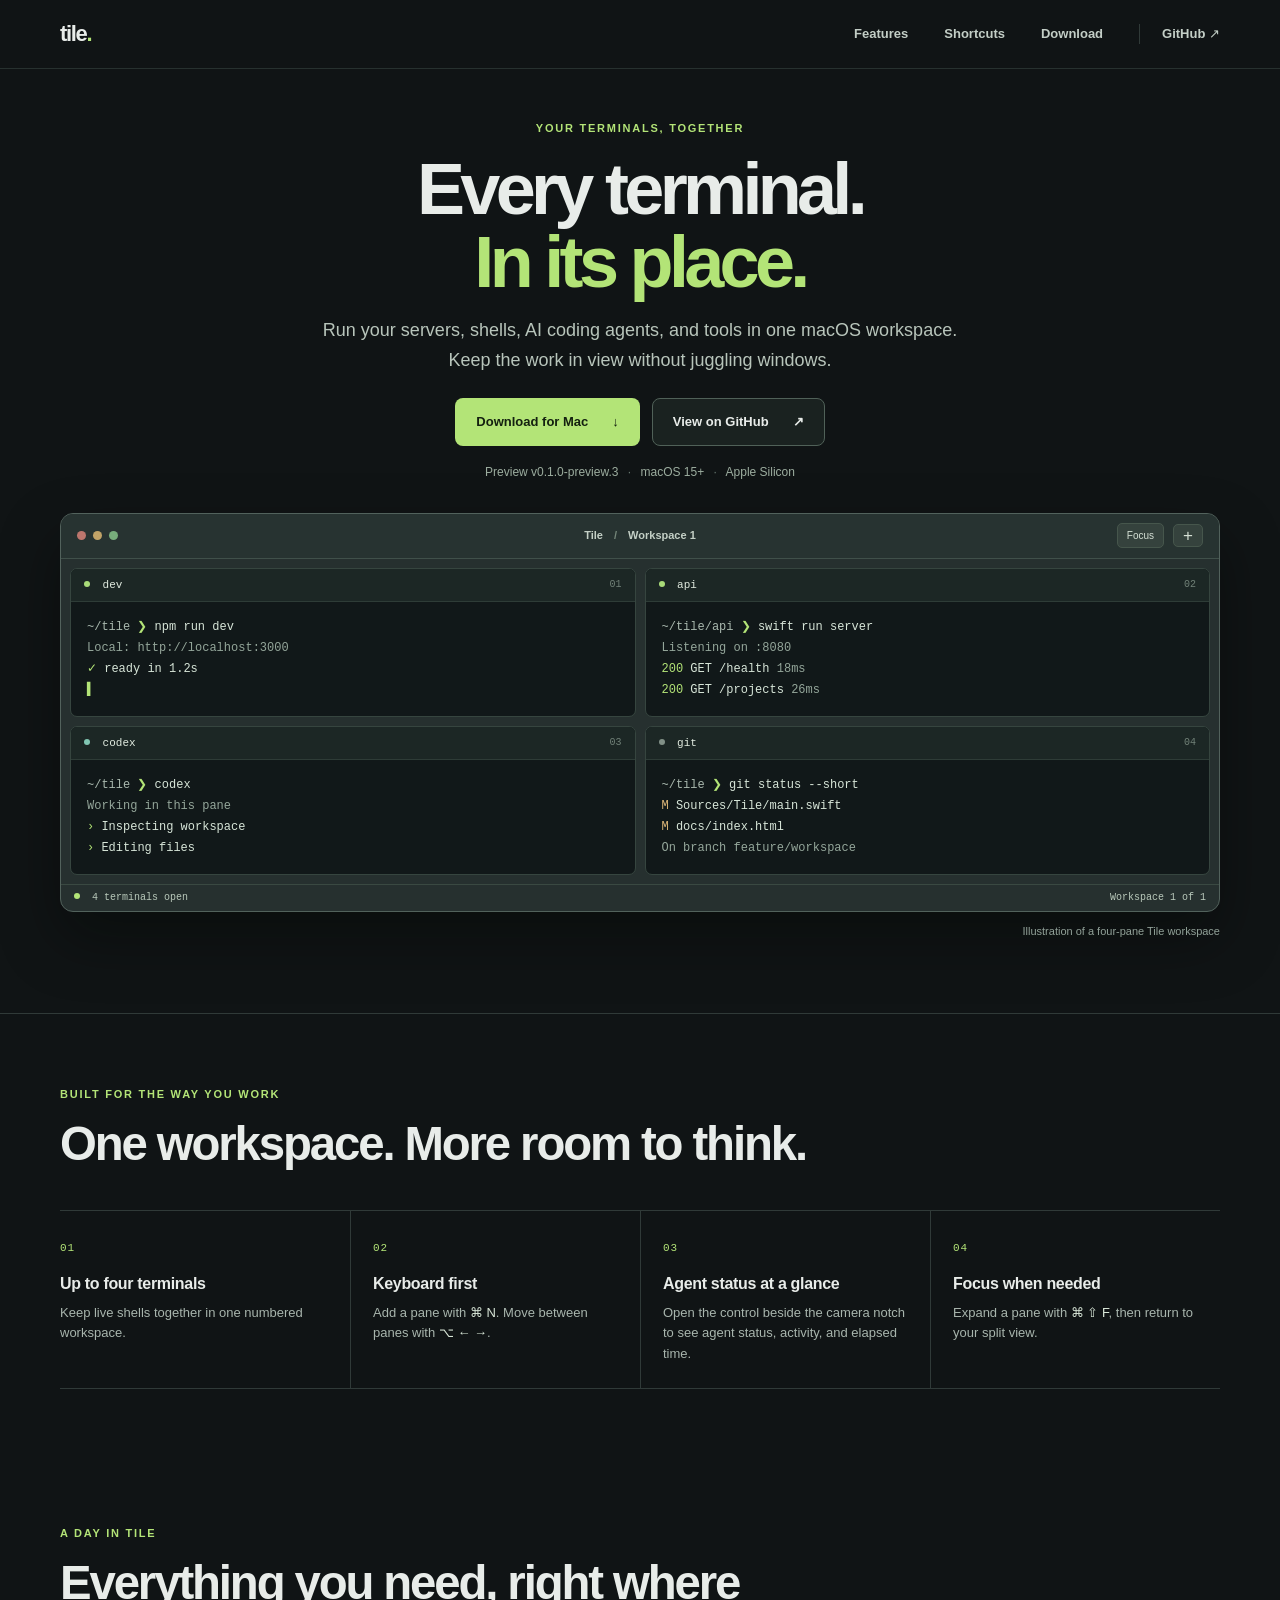
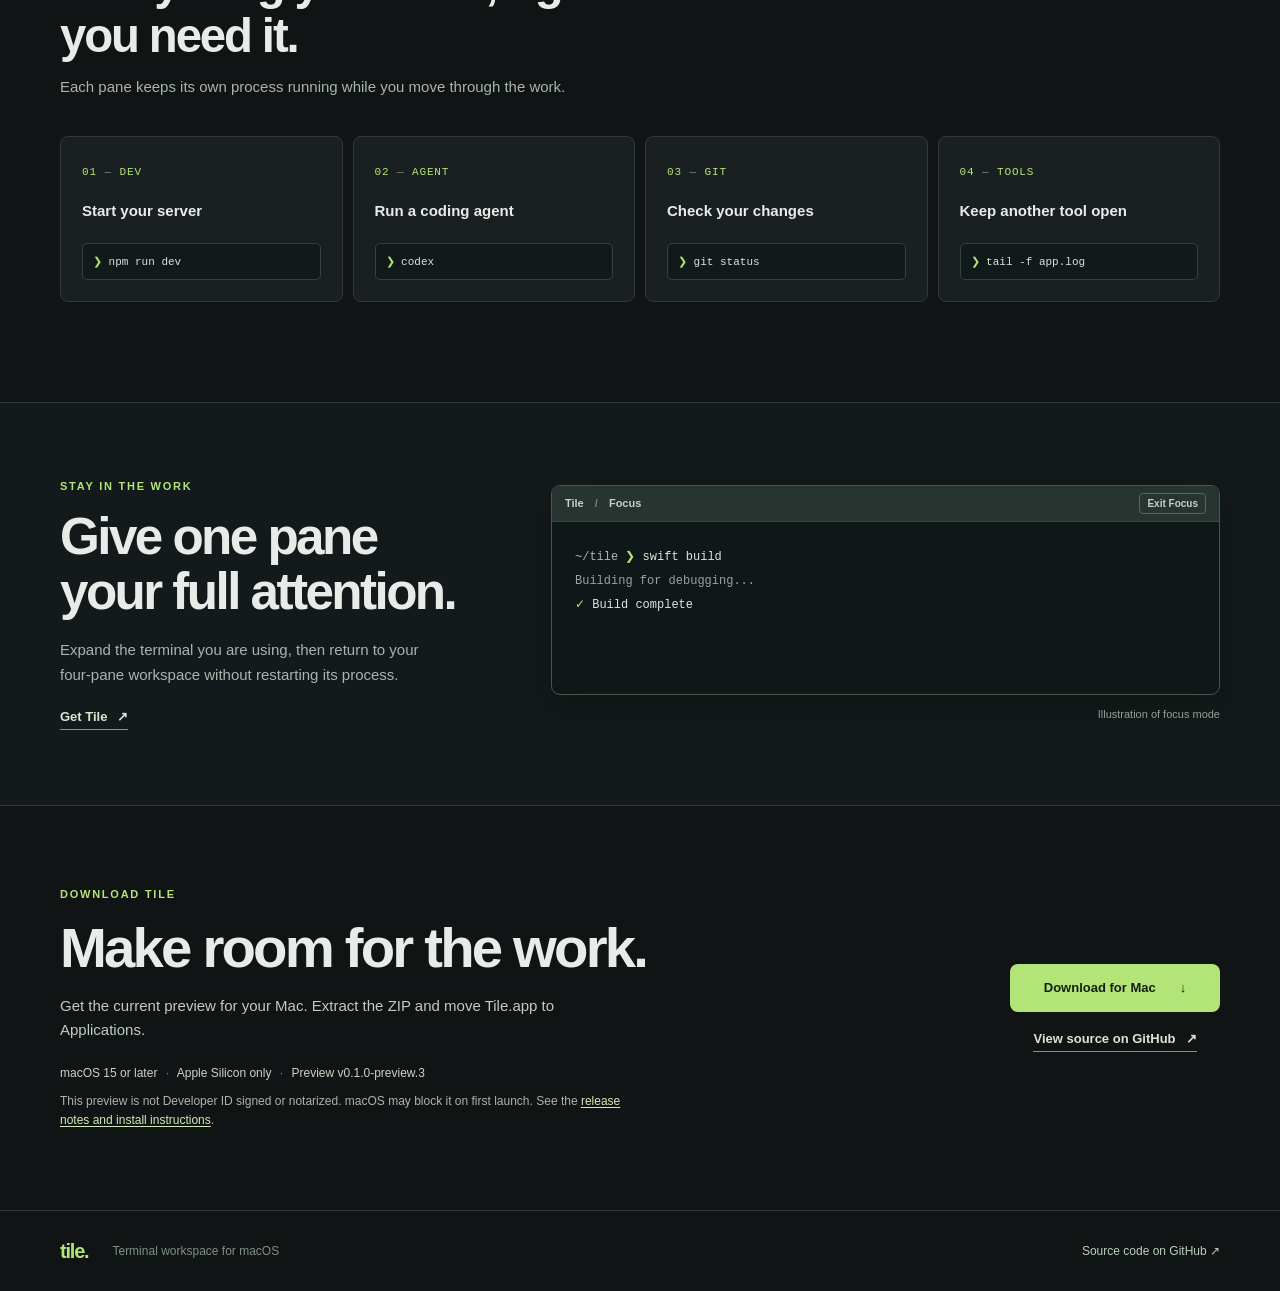
<file: docs/index.html>
<!doctype html>
<html lang="en">
<head>
  <meta charset="utf-8">
  <meta name="viewport" content="width=device-width, initial-scale=1">
  <meta name="theme-color" content="#101415">
  <meta name="description" content="Tile brings up to four live terminals into one focused macOS workspace. Download the Apple Silicon preview.">
  <title>Tile — Every terminal. In its place.</title>
  <link rel="icon" type="image/png" href="./logo.png">
  <link rel="stylesheet" href="./styles.css">
</head>
<body>
  <header class="site-header" id="top">
    <div class="header-inner wrap">
      <a class="wordmark" href="#top" aria-label="Tile, back to top">tile<span>.</span></a>
      <nav aria-label="Main navigation">
        <a href="#features">Features</a>
        <a href="#shortcuts">Shortcuts</a>
        <a href="#download">Download</a>
        <a class="github-link" href="https://github.com/saiashok0981/tile">GitHub <span aria-hidden="true">↗</span></a>
      </nav>
    </div>
  </header>

  <main>
    <section class="hero wrap" aria-labelledby="hero-title">
      <div class="hero-copy">
        <p class="eyebrow">Your terminals, together</p>
        <h1 id="hero-title">Every terminal.<br><span>In its place.</span></h1>
        <p class="hero-intro">Run your servers, shells, AI coding agents, and tools in one macOS workspace. Keep the work in view without juggling windows.</p>
        <div class="hero-actions">
          <a class="button button-primary" href="https://github.com/saiashok0981/tile/releases/download/v0.1.0-preview.3/Tile-macOS-arm64.zip">Download for Mac <span aria-hidden="true">↓</span></a>
          <a class="button button-secondary" href="https://github.com/saiashok0981/tile">View on GitHub <span aria-hidden="true">↗</span></a>
        </div>
        <p class="hero-meta">Preview v0.1.0-preview.3 <span aria-hidden="true">·</span> macOS 15+ <span aria-hidden="true">·</span> Apple Silicon</p>
      </div>

      <figure class="workspace-figure" aria-label="Illustration of Tile with development, API, Codex, and Git terminal panes">
        <div class="workspace-window" aria-hidden="true">
          <div class="window-toolbar">
            <div class="window-controls"><i></i><i></i><i></i></div>
            <span class="window-title">Tile <span class="toolbar-divider">/</span> Workspace 1</span>
            <div class="toolbar-actions"><span>Focus</span><span class="add-pane">+</span></div>
          </div>
          <div class="terminal-grid">
            <div class="terminal-pane">
              <div class="pane-header"><span><i class="pane-signal signal-running"></i> dev</span><span class="pane-index">01</span></div>
              <div class="terminal-body"><div><span class="term-path">~/tile</span> <span class="term-prompt">❯</span> npm run dev</div><div class="term-muted">Local: http://localhost:3000</div><div><span class="term-success">✓</span> ready in 1.2s</div><div class="term-cursor">▍</div></div>
            </div>
            <div class="terminal-pane">
              <div class="pane-header"><span><i class="pane-signal signal-running"></i> api</span><span class="pane-index">02</span></div>
              <div class="terminal-body"><div><span class="term-path">~/tile/api</span> <span class="term-prompt">❯</span> swift run server</div><div class="term-muted">Listening on :8080</div><div><span class="term-success">200</span> GET /health <span class="term-muted">18ms</span></div><div><span class="term-success">200</span> GET /projects <span class="term-muted">26ms</span></div></div>
            </div>
            <div class="terminal-pane">
              <div class="pane-header"><span><i class="pane-signal signal-agent"></i> codex</span><span class="pane-index">03</span></div>
              <div class="terminal-body"><div><span class="term-path">~/tile</span> <span class="term-prompt">❯</span> codex</div><div class="term-muted">Working in this pane</div><div><span class="term-success">›</span> Inspecting workspace</div><div><span class="term-success">›</span> Editing files</div></div>
            </div>
            <div class="terminal-pane">
              <div class="pane-header"><span><i class="pane-signal"></i> git</span><span class="pane-index">04</span></div>
              <div class="terminal-body"><div><span class="term-path">~/tile</span> <span class="term-prompt">❯</span> git status --short</div><div><span class="term-change"> M</span> Sources/Tile/main.swift</div><div><span class="term-change"> M</span> docs/index.html</div><div class="term-muted">On branch feature/workspace</div></div>
            </div>
          </div>
          <div class="window-status"><span><i class="status-indicator"></i> 4 terminals open</span><span>Workspace 1 of 1</span></div>
        </div>
        <figcaption>Illustration of a four-pane Tile workspace</figcaption>
      </figure>
    </section>

    <section class="benefits section-line" id="features" aria-labelledby="features-title">
      <div class="wrap">
        <div class="section-intro"><p class="eyebrow">Built for the way you work</p><h2 id="features-title">One workspace. More room to think.</h2></div>
        <div class="benefit-grid">
          <article><span class="benefit-number">01</span><h3>Up to four terminals</h3><p>Keep live shells together in one numbered workspace.</p></article>
          <article id="shortcuts"><span class="benefit-number">02</span><h3>Keyboard first</h3><p>Add a pane with <kbd>⌘ N</kbd>. Move between panes with <kbd>⌥ ← →</kbd>.</p></article>
          <article><span class="benefit-number">03</span><h3>Agent status at a glance</h3><p>Open the control beside the camera notch to see agent status, activity, and elapsed time.</p></article>
          <article><span class="benefit-number">04</span><h3>Focus when needed</h3><p>Expand a pane with <kbd>⌘ ⇧ F</kbd>, then return to your split view.</p></article>
        </div>
      </div>
    </section>

    <section class="workflow wrap" aria-labelledby="workflow-title">
      <div class="section-intro"><p class="eyebrow">A day in Tile</p><h2 id="workflow-title">Everything you need, right where you need it.</h2><p>Each pane keeps its own process running while you move through the work.</p></div>
      <ol class="workflow-grid">
        <li><span class="step-number">01 <span>—</span> DEV</span><h3>Start your server</h3><code><span>❯</span> npm run dev</code></li>
        <li><span class="step-number">02 <span>—</span> AGENT</span><h3>Run a coding agent</h3><code><span>❯</span> codex</code></li>
        <li><span class="step-number">03 <span>—</span> GIT</span><h3>Check your changes</h3><code><span>❯</span> git status</code></li>
        <li><span class="step-number">04 <span>—</span> TOOLS</span><h3>Keep another tool open</h3><code><span>❯</span> tail -f app.log</code></li>
      </ol>
    </section>

    <section class="focus-section section-line" aria-labelledby="focus-title">
      <div class="wrap focus-layout">
        <div class="focus-copy"><p class="eyebrow">Stay in the work</p><h2 id="focus-title">Give one pane your full attention.</h2><p>Expand the terminal you are using, then return to your four-pane workspace without restarting its process.</p><a class="text-link" href="#download">Get Tile <span aria-hidden="true">↗</span></a></div>
        <figure class="focus-figure" aria-label="Illustration of one Tile terminal expanded in focus mode">
          <div class="focus-window" aria-hidden="true"><div class="focus-toolbar"><span>Tile <span class="toolbar-divider">/</span> Focus</span><span>Exit Focus</span></div><div class="focus-terminal"><span class="term-path">~/tile</span> <span class="term-prompt">❯</span> swift build<br><span class="term-muted">Building for debugging...</span><br><span class="term-success">✓</span> Build complete</div></div>
          <figcaption>Illustration of focus mode</figcaption>
        </figure>
      </div>
    </section>

    <section class="download-section section-line" id="download" aria-labelledby="download-title">
      <div class="wrap download-layout">
        <div><p class="eyebrow">Download Tile</p><h2 id="download-title">Make room for the work.</h2><p class="download-description">Get the current preview for your Mac. Extract the ZIP and move Tile.app to Applications.</p><p class="compatibility">macOS 15 or later <span aria-hidden="true">·</span> Apple Silicon only <span aria-hidden="true">·</span> Preview v0.1.0-preview.3</p><p class="release-caveat">This preview is not Developer ID signed or notarized. macOS may block it on first launch. See the <a href="https://github.com/saiashok0981/tile/releases/tag/v0.1.0-preview.3">release notes and install instructions</a>.</p></div>
        <div class="download-actions"><a class="button button-primary" href="https://github.com/saiashok0981/tile/releases/download/v0.1.0-preview.3/Tile-macOS-arm64.zip">Download for Mac <span aria-hidden="true">↓</span></a><a class="text-link" href="https://github.com/saiashok0981/tile">View source on GitHub <span aria-hidden="true">↗</span></a></div>
      </div>
    </section>
  </main>

  <footer class="site-footer"><div class="wrap footer-inner"><span class="footer-name">tile.</span><span>Terminal workspace for macOS</span><a href="https://github.com/saiashok0981/tile">Source code on GitHub <span aria-hidden="true">↗</span></a></div></footer>
</body>
</html>
</file>
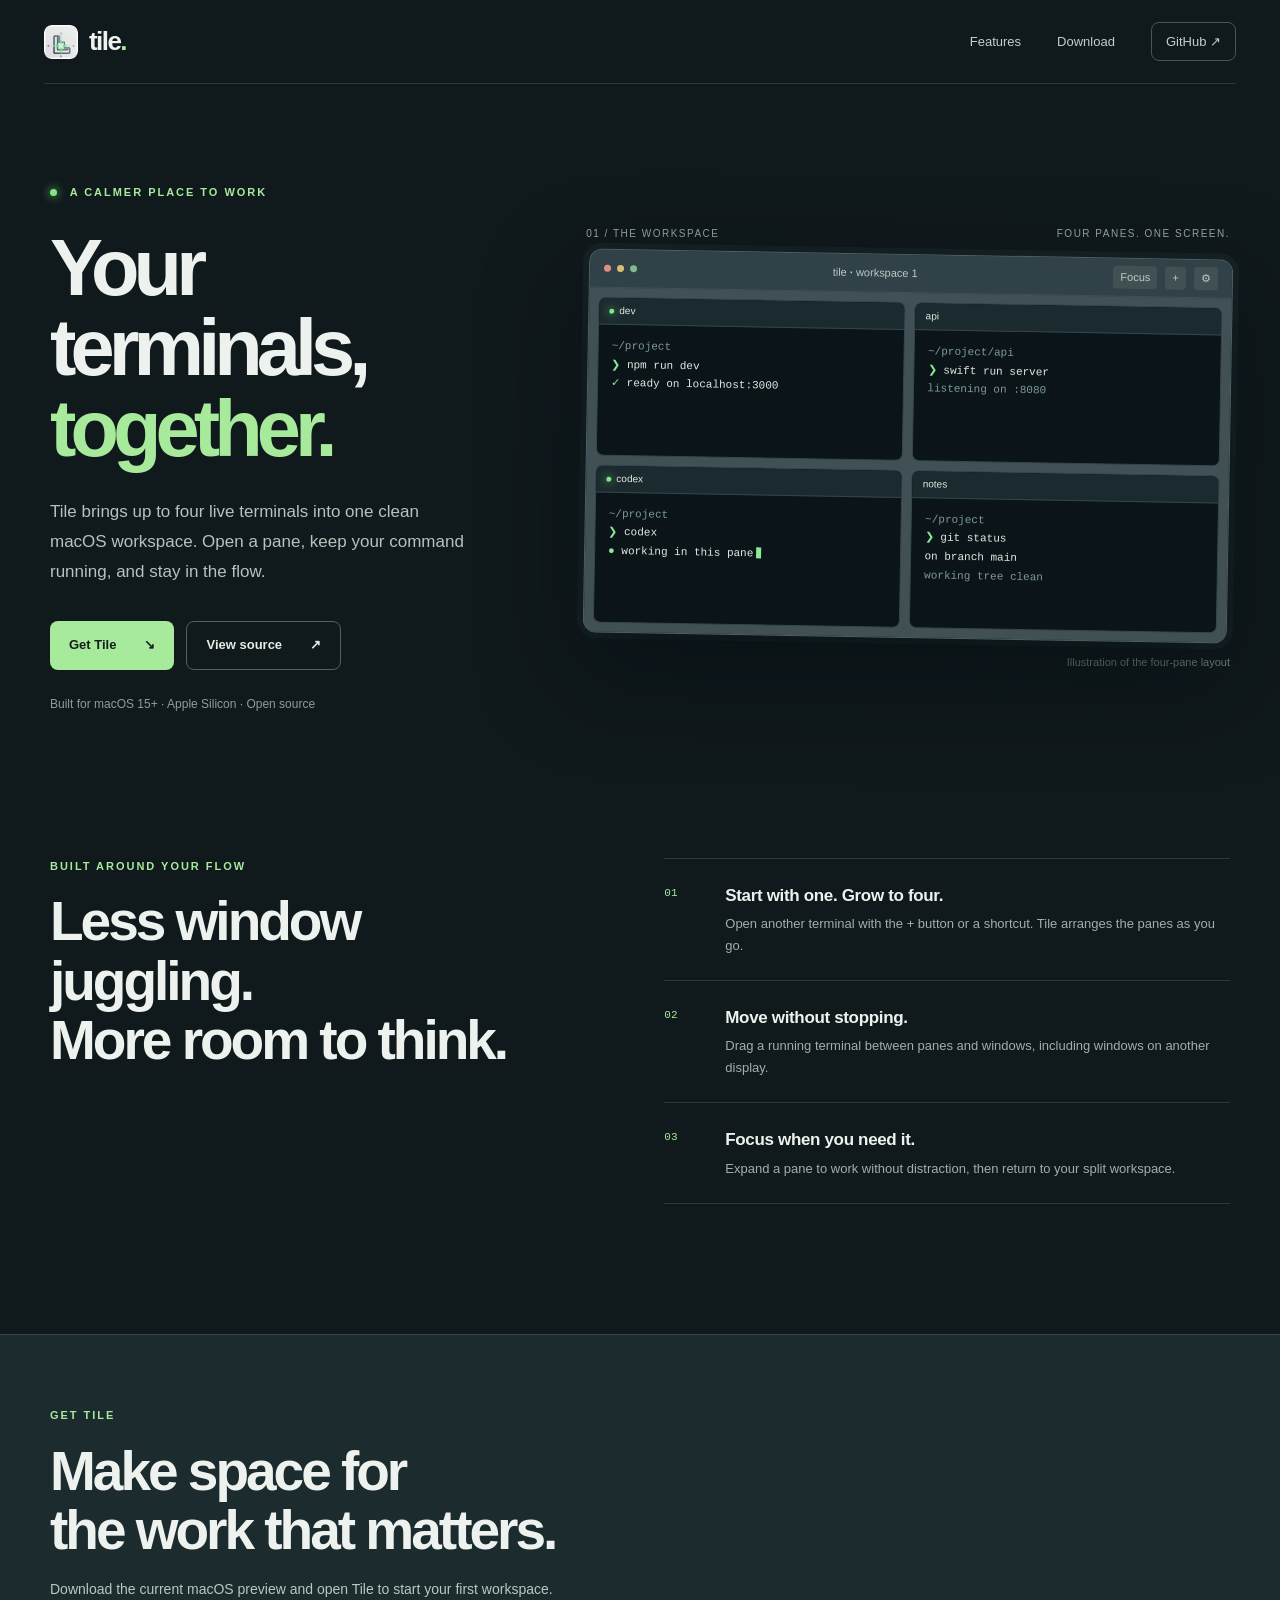
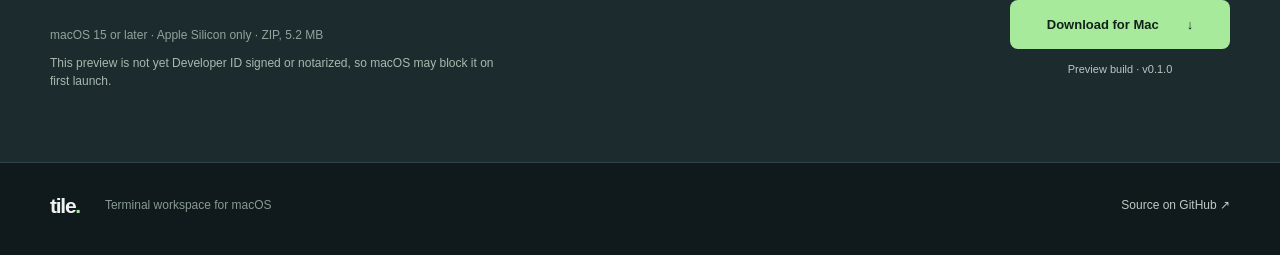
<file: website/index.html>
<!doctype html>
<html lang="en">
<head>
  <meta charset="utf-8">
  <meta name="viewport" content="width=device-width, initial-scale=1">
  <meta name="theme-color" content="#10191c">
  <meta name="description" content="Tile is a macOS terminal workspace with up to four live terminals in one window.">
  <title>Tile — Your terminals, together</title>
  <link rel="icon" type="image/png" href="./logo.png">
  <link rel="stylesheet" href="./styles.css">
</head>
<body>
  <header class="site-header">
    <a class="brand" href="#top" aria-label="Tile home"><img src="./logo.png" alt=""><span>tile<span class="brand-dot">.</span></span></a>
    <nav aria-label="Main navigation">
      <a href="#features">Features</a>
      <a href="#download">Download</a>
      <a class="nav-source" href="https://github.com/saiashok0981/tile">GitHub <span aria-hidden="true">↗</span></a>
    </nav>
  </header>

  <main id="top">
    <section class="hero wrap" aria-labelledby="hero-title">
      <div class="hero-copy">
        <p class="eyebrow"><span class="status-dot"></span> A calmer place to work</p>
        <h1 id="hero-title">Your terminals,<br><em>together.</em></h1>
        <p class="intro">Tile brings up to four live terminals into one clean macOS workspace. Open a pane, keep your command running, and stay in the flow.</p>
        <div class="hero-actions">
          <a class="button primary" href="#download">Get Tile <span aria-hidden="true">↘</span></a>
          <a class="button quiet" href="https://github.com/saiashok0981/tile">View source <span aria-hidden="true">↗</span></a>
        </div>
        <p class="hero-meta">Built for macOS 15+ · Apple Silicon · Open source</p>
      </div>

      <div class="preview-wrap">
        <div class="preview-caption"><span>01 / THE WORKSPACE</span><span>Four panes. One screen.</span></div>
        <div class="app-preview" role="img" aria-label="Illustration of Tile showing four terminal panes in one window">
          <div class="app-topbar"><div class="traffic"><i></i><i></i><i></i></div><span class="app-title">tile <b>·</b> workspace 1</span><div class="app-actions"><span>Focus</span><span>+</span><span>⚙</span></div></div>
          <div class="pane-grid">
            <div class="pane"><div class="pane-title"><span class="active-dot"></span>dev</div><div class="terminal"><span class="muted">~/project</span><br><span class="prompt">❯</span> npm run dev<br><span class="green">✓</span> ready on localhost:3000</div></div>
            <div class="pane"><div class="pane-title">api</div><div class="terminal"><span class="muted">~/project/api</span><br><span class="prompt">❯</span> swift run server<br><span class="muted">listening on :8080</span></div></div>
            <div class="pane"><div class="pane-title"><span class="active-dot"></span>codex</div><div class="terminal"><span class="muted">~/project</span><br><span class="prompt">❯</span> codex<br><span class="green">●</span> working in this pane<span class="cursor"></span></div></div>
            <div class="pane"><div class="pane-title">notes</div><div class="terminal"><span class="muted">~/project</span><br><span class="prompt">❯</span> git status<br>on branch main<br><span class="muted">working tree clean</span></div></div>
          </div>
        </div>
        <p class="preview-note">Illustration of the four-pane layout</p>
      </div>
    </section>

    <section id="features" class="features wrap" aria-labelledby="features-title">
      <div class="section-heading"><p class="eyebrow">BUILT AROUND YOUR FLOW</p><h2 id="features-title">Less window juggling.<br>More room to think.</h2></div>
      <div class="feature-list">
        <article><span class="feature-number">01</span><div><h3>Start with one. Grow to four.</h3><p>Open another terminal with the + button or a shortcut. Tile arranges the panes as you go.</p></div></article>
        <article><span class="feature-number">02</span><div><h3>Move without stopping.</h3><p>Drag a running terminal between panes and windows, including windows on another display.</p></div></article>
        <article><span class="feature-number">03</span><div><h3>Focus when you need it.</h3><p>Expand a pane to work without distraction, then return to your split workspace.</p></div></article>
      </div>
    </section>

    <section id="download" class="download-section"><div class="wrap download-inner"><div><p class="eyebrow">GET TILE</p><h2>Make space for<br>the work that matters.</h2><p>Download the current macOS preview and open Tile to start your first workspace.</p><p class="compatibility">macOS 15 or later · Apple Silicon only · ZIP, 5.2 MB</p><p class="preview-caveat">This preview is not yet Developer ID signed or notarized, so macOS may block it on first launch.</p></div><div class="download-action"><a class="button primary download-button" href="https://github.com/saiashok0981/tile/releases/download/v0.1.0-preview.1/Tile-macOS-arm64.zip">Download for Mac <span aria-hidden="true">↓</span></a><p>Preview build · v0.1.0</p></div></div></section>
  </main>

  <footer class="site-footer wrap"><span class="footer-brand">tile<span class="brand-dot">.</span></span><span>Terminal workspace for macOS</span><a href="https://github.com/saiashok0981/tile">Source on GitHub ↗</a></footer>
</body>
</html>
</file>
<file: docs/styles.css>
:root {
  color-scheme: dark;
  --bg: #101415;
  --surface: #1a2021;
  --surface-deep: #141a1b;
  --line: #303a38;
  --text: #e8ece9;
  --muted: #a8b5ad;
  --quiet: #809087;
  --accent: #b3e477;
  --mono: ui-monospace, SFMono-Regular, Menlo, Consolas, monospace;
  font-family: -apple-system, BlinkMacSystemFont, "Segoe UI", sans-serif;
  background: var(--bg);
  color: var(--text);
}

* { box-sizing: border-box; }
html { scroll-behavior: smooth; }
body { margin: 0; min-width: 320px; line-height: 1.5; }
a { color: inherit; text-decoration: none; }
a:focus-visible { outline: 2px solid var(--accent); outline-offset: 4px; border-radius: 3px; }
h1, h2, h3, p, figure { margin: 0; }
.wrap { width: min(1160px, calc(100% - 64px)); margin-inline: auto; }
.section-line { border-top: 1px solid var(--line); }

.site-header { border-bottom: 1px solid #27312f; }
.header-inner { min-height: 68px; display: flex; align-items: center; justify-content: space-between; gap: 24px; }
.wordmark { font-size: 22px; font-weight: 760; letter-spacing: -.06em; line-height: 1; }
.wordmark span, .footer-name { color: var(--accent); }
.site-header nav { display: flex; align-items: center; gap: clamp(17px, 3vw, 36px); color: #c3cec6; font-size: 13px; font-weight: 570; }
.site-header nav a:hover, .site-footer a:hover, .text-link:hover { color: var(--accent); }
.github-link { padding-left: 22px; border-left: 1px solid var(--line); }

.eyebrow { color: var(--accent); text-transform: uppercase; letter-spacing: .16em; font-size: 11px; font-weight: 740; }
.hero { padding-top: clamp(40px, 4vw, 56px); padding-bottom: 74px; }
.hero-copy { text-align: center; max-width: 800px; margin-inline: auto; }
.hero h1 { margin-top: 16px; font-size: clamp(48px, 5.8vw, 72px); line-height: 1.025; letter-spacing: -.065em; font-weight: 740; }
.hero h1 span { color: var(--accent); }
.hero-intro { max-width: 650px; margin: 16px auto 0; color: #b8c5bb; font-size: clamp(16px, 1.55vw, 18px); line-height: 1.65; }
.hero-actions { display: flex; justify-content: center; align-items: center; gap: 12px; flex-wrap: wrap; margin-top: 22px; }
.button { min-height: 48px; display: inline-flex; align-items: center; justify-content: center; gap: 24px; padding: 12px 20px; border: 1px solid transparent; border-radius: 8px; font-size: 13px; font-weight: 720; transition: background-color .18s ease, border-color .18s ease, transform .18s ease; }
.button:hover { transform: translateY(-2px); }
.button-primary { background: var(--accent); color: #142010; }
.button-primary:hover { background: #c6f296; }
.button-secondary { border-color: #506158; color: var(--text); background: #1a2220; }
.button-secondary:hover { background: #25302b; border-color: #7c9383; }
.hero-meta { margin-top: 17px; color: #9cad9f; font-size: 12px; }
.hero-meta span { padding-inline: 6px; color: #687971; }

.workspace-figure { margin-top: 32px; }
.workspace-figure figcaption, .focus-figure figcaption { margin-top: 11px; color: #91a198; text-align: right; font-size: 11px; }
.workspace-window { overflow: hidden; border: 1px solid #52625c; border-radius: 13px; background: #26302f; box-shadow: 0 26px 60px #0205045e; }
.window-toolbar { height: 45px; display: grid; grid-template-columns: 1fr auto 1fr; align-items: center; padding: 0 16px; border-bottom: 1px solid #40504a; background: #273331; }
.window-controls { display: flex; gap: 7px; }
.window-controls i { width: 9px; height: 9px; border-radius: 50%; background: #84958a; }
.window-controls i:first-child { background: #bc766d; }
.window-controls i:nth-child(2) { background: #c1a367; }
.window-controls i:nth-child(3) { background: #77ad7b; }
.window-title, .focus-toolbar { color: #c4d0c6; font-size: 11px; font-weight: 600; }
.toolbar-divider { color: #75877a; padding-inline: 8px; }
.toolbar-actions { justify-self: end; display: flex; align-items: center; gap: 9px; color: #d5e0d5; font-size: 10px; }
.toolbar-actions span { padding: 4px 9px; background: #35423d; border: 1px solid #46564c; border-radius: 5px; }
.toolbar-actions .add-pane { padding: 2px 9px; font-size: 17px; line-height: 1; }
.terminal-grid { display: grid; grid-template-columns: repeat(2, minmax(0, 1fr)); gap: 9px; padding: 9px; }
.terminal-pane { min-width: 0; min-height: 145px; overflow: hidden; border: 1px solid #36453f; border-radius: 7px; background: #111819; }
.pane-header { height: 33px; display: flex; align-items: center; justify-content: space-between; padding: 0 13px; border-bottom: 1px solid #2e3c37; background: #1c2725; color: #e1ebe0; font: 11px var(--mono); }
.pane-signal, .status-indicator { display: inline-block; width: 6px; height: 6px; margin-right: 6px; border-radius: 50%; background: #819087; vertical-align: 1px; }
.signal-running { background: #a9db79; }
.signal-agent { background: #81c6b3; }
.pane-index { color: #718178; font-size: 10px; }
.terminal-body { padding: 15px 16px; color: #d7e5d8; font: 12px/1.75 var(--mono); white-space: nowrap; }
.term-path { color: #a9b8ae; }
.term-prompt, .term-success { color: var(--accent); }
.term-muted { color: #94a69a; }
.term-change { color: #dfb879; }
.term-cursor { color: var(--accent); }
.window-status { display: flex; justify-content: space-between; padding: 7px 13px 8px; border-top: 1px solid #3a4942; color: #b9c9bb; font: 10px var(--mono); }
.status-indicator { background: var(--accent); }

.section-intro h2 { margin-top: 14px; font-size: clamp(31px, 3.7vw, 48px); line-height: 1.12; letter-spacing: -.045em; font-weight: 700; }
.benefits { padding-block: 72px 78px; }
.benefit-grid { display: grid; grid-template-columns: repeat(4, minmax(0, 1fr)); gap: 0; margin-top: 40px; border-top: 1px solid var(--line); border-bottom: 1px solid var(--line); }
.benefit-grid article { min-width: 0; padding: 23px 22px 23px 0; }
.benefit-grid article + article { border-left: 1px solid var(--line); padding-left: 22px; }
.benefit-number, .step-number { color: var(--accent); font: 11px var(--mono); letter-spacing: .08em; }
.benefit-grid h3 { margin-top: 14px; font-size: 16px; letter-spacing: -.02em; }
.benefit-grid p { margin-top: 7px; color: var(--muted); font-size: 13px; line-height: 1.6; }
kbd { font: inherit; white-space: nowrap; color: #d9e7d8; }

.workflow { padding-block: 58px 100px; }
.workflow .section-intro { max-width: 720px; }
.workflow .section-intro > p:last-child { margin-top: 14px; color: var(--muted); font-size: 15px; }
.workflow-grid { display: grid; grid-template-columns: repeat(4, minmax(0, 1fr)); gap: 10px; margin: 38px 0 0; padding: 0; list-style: none; }
.workflow-grid li { min-width: 0; padding: 21px; border: 1px solid var(--line); border-radius: 8px; background: var(--surface); }
.step-number span { color: #778a7b; }
.workflow-grid h3 { margin-top: 18px; font-size: 15px; font-weight: 660; }
.workflow-grid code { display: block; margin-top: 20px; padding: 11px 10px; overflow: hidden; border: 1px solid #34433b; border-radius: 5px; background: #12191a; color: #d6e5d7; font: 11px var(--mono); white-space: nowrap; }
.workflow-grid code span { color: var(--accent); }

.focus-section { padding-block: 75px; background: #141a1b; }
.focus-layout { display: grid; grid-template-columns: .75fr 1.25fr; align-items: center; gap: clamp(30px, 7vw, 100px); }
.focus-copy h2 { margin-top: 15px; font-size: clamp(32px, 4vw, 52px); line-height: 1.08; letter-spacing: -.05em; }
.focus-copy > p:not(.eyebrow) { max-width: 380px; margin-top: 17px; color: var(--muted); font-size: 15px; line-height: 1.7; }
.text-link { display: inline-flex; align-items: center; gap: 10px; margin-top: 19px; color: #d8e7d2; font-size: 13px; font-weight: 670; border-bottom: 1px solid #81987c; padding-bottom: 3px; }
.focus-window { overflow: hidden; min-height: 210px; border: 1px solid #46584c; border-radius: 9px; background: #101718; box-shadow: 0 14px 36px #02050445; }
.focus-toolbar { display: flex; justify-content: space-between; align-items: center; min-height: 36px; padding-inline: 13px; border-bottom: 1px solid #3a4b40; background: #273430; }
.focus-toolbar > span:last-child { padding: 2px 7px; border: 1px solid #56695b; border-radius: 4px; font-size: 10px; }
.focus-terminal { padding: 23px; color: #dce7db; font: 12px/2 var(--mono); }

.download-section { padding-block: 80px; }
.download-layout { display: grid; grid-template-columns: minmax(0, 1fr) auto; align-items: center; gap: 42px; }
.download-layout h2 { margin-top: 14px; font-size: clamp(36px, 4.4vw, 58px); line-height: 1.1; letter-spacing: -.05em; }
.download-description { max-width: 530px; margin-top: 15px; color: #bfccc0; font-size: 15px; line-height: 1.6; }
.compatibility { margin-top: 22px; color: #c6d5c6; font-size: 12px; }
.compatibility span { padding-inline: 5px; color: #738679; }
.release-caveat { max-width: 580px; margin-top: 10px; color: var(--muted); font-size: 12px; line-height: 1.6; }
.release-caveat a { color: #d2eab7; text-decoration: underline; text-underline-offset: 2px; }
.release-caveat a:hover { color: var(--accent); }
.download-actions { display: flex; flex-direction: column; align-items: center; gap: 5px; }
.download-actions .button { min-width: 210px; }
.download-actions .text-link { margin-top: 12px; }
.site-footer { border-top: 1px solid var(--line); }
.footer-inner { display: flex; align-items: center; gap: 24px; min-height: 80px; color: var(--quiet); font-size: 12px; }
.footer-name { font-size: 20px; font-weight: 760; letter-spacing: -.06em; }
.site-footer a { margin-left: auto; color: #bdcec0; }

@media (max-width: 900px) {
  .benefit-grid { grid-template-columns: repeat(2, minmax(0, 1fr)); }
  .benefit-grid article:nth-child(3) { border-left: 0; padding-left: 0; border-top: 1px solid var(--line); }
  .benefit-grid article:nth-child(4) { border-top: 1px solid var(--line); }
  .workflow-grid { grid-template-columns: repeat(2, minmax(0, 1fr)); }
  .focus-layout { grid-template-columns: 1fr; }
  .focus-copy { max-width: 650px; }
}

@media (max-width: 600px) {
  .wrap { width: min(100% - 36px, 1160px); }
  .header-inner { min-height: 0; flex-wrap: wrap; gap: 4px; padding-block: 12px; }
  .wordmark { font-size: 20px; }
  .site-header nav { width: 100%; justify-content: space-between; gap: 12px; font-size: 12px; }
  .site-header nav a { padding-block: 5px; }
  .github-link { padding-left: 0; border-left: 0; }
  .hero { padding-top: 48px; padding-bottom: 58px; }
  .hero h1 { font-size: clamp(45px, 10vw, 60px); }
  .hero-intro { margin-top: 18px; font-size: 15px; }
  .hero-actions { margin-top: 23px; }
  .hero-actions .button { width: 100%; }
  .hero-meta { line-height: 1.7; }
  .workspace-figure { margin-top: 38px; }
  .window-toolbar { padding-inline: 10px; }
  .window-title { font-size: 10px; }
  .toolbar-actions span:first-child { display: none; }
  .terminal-grid { grid-template-columns: 1fr; gap: 6px; padding: 6px; }
  .terminal-pane { min-height: 118px; }
  .terminal-body { padding: 10px 12px; font-size: 11px; line-height: 1.5; }
  .pane-header { height: 29px; padding-inline: 11px; }
  .window-status { font-size: 9px; }
  .benefits { padding-block: 62px 66px; }
  .section-intro h2 { font-size: 34px; }
  .benefit-grid { margin-top: 30px; }
  .benefit-grid article { padding: 20px 10px 20px 0; }
  .benefit-grid article + article { padding-left: 10px; }
  .benefit-grid article:nth-child(3) { padding-left: 0; }
  .benefit-grid h3 { font-size: 14px; }
  .benefit-grid p { font-size: 12px; }
  .workflow { padding-block: 58px 74px; }
  .workflow-grid { grid-template-columns: 1fr; gap: 8px; margin-top: 26px; }
  .workflow-grid li { padding: 17px; }
  .workflow-grid h3 { margin-top: 9px; }
  .workflow-grid code { margin-top: 11px; }
  .focus-section { padding-block: 62px; }
  .focus-copy h2 { font-size: 38px; }
  .focus-window { min-height: 170px; }
  .focus-terminal { padding: 16px; font-size: 11px; }
  .download-section { padding-block: 66px; }
  .download-layout { grid-template-columns: 1fr; gap: 25px; }
  .download-actions { align-items: stretch; }
  .download-actions .text-link { align-self: flex-start; }
  .footer-inner { flex-wrap: wrap; gap: 6px 14px; padding-block: 22px; }
  .site-footer a { width: 100%; margin-left: 0; }
}

@media (max-width: 400px) {
  .site-header nav { gap: 9px; font-size: 11px; }
  .window-title { font-size: 9px; }
  .terminal-body { font-size: 10px; }
  .hero-meta span { padding-inline: 3px; }
}

@media (prefers-reduced-motion: reduce) {
  html { scroll-behavior: auto; }
  .button { transition: none; }
  .button:hover { transform: none; }
}
</file>
<file: website/styles.css>
:root{color-scheme:dark;--bg:#10191c;--panel:#172328;--pane:#0b1519;--line:#2a393d;--text:#edf2ee;--muted:#a0aaa7;--green:#a8ea9c;--soft:#d4e0d7}*{box-sizing:border-box}html{scroll-behavior:smooth}body{margin:0;background:var(--bg);color:var(--text);font-family:-apple-system,BlinkMacSystemFont,"Segoe UI",sans-serif;line-height:1.5}a{color:inherit;text-decoration:none}a:focus-visible{outline:2px solid var(--green);outline-offset:5px}.wrap{width:min(1180px,calc(100% - 88px));margin:auto}.site-header{height:84px;width:min(1320px,calc(100% - 88px));margin:auto;display:flex;align-items:center;justify-content:space-between;border-bottom:1px solid var(--line)}.brand{display:inline-flex;align-items:center;gap:11px;font-size:26px;font-weight:740;letter-spacing:-.06em}.brand img{width:34px;height:34px;border-radius:8px}.brand-dot{color:var(--green)}nav{display:flex;align-items:center;gap:36px;font-size:13px;color:#c4ceca}nav a:hover,.site-footer a:hover{color:var(--green)}.nav-source{border:1px solid #465650;border-radius:8px;padding:9px 14px}.hero{display:grid;grid-template-columns:minmax(0,.84fr) minmax(0,1.16fr);align-items:center;gap:70px;min-height:660px;padding:100px 0 110px}.eyebrow{font-size:11px;font-weight:750;letter-spacing:.18em;color:var(--green);text-transform:uppercase}.status-dot,.active-dot{display:inline-block;width:7px;height:7px;border-radius:50%;background:#80e880;box-shadow:0 0 10px #76e684}.status-dot{margin-right:8px}h1,h2,h3,p{margin-top:0}h1{font-size:clamp(58px,6.2vw,96px);line-height:1.02;letter-spacing:-.075em;margin:27px 0 27px;font-weight:730}h1 em{font-style:normal;color:var(--green)}.intro{max-width:430px;color:#b6c2bc;font-size:17px;line-height:1.75}.hero-actions{display:flex;gap:12px;margin-top:34px}.button{display:inline-flex;align-items:center;justify-content:center;gap:28px;min-height:49px;padding:12px 19px;border-radius:8px;font-size:13px;font-weight:720;transition:transform .18s,background .18s}.button:hover{transform:translateY(-2px)}.primary{background:var(--green);color:#12221b}.primary:hover{background:#c0f8b5}.quiet{border:1px solid #52625a;color:#e4ece6}.quiet:hover{background:#1b2a2b}.hero-meta{color:#8e9d96;font-size:12px;margin:25px 0 0}.preview-caption{display:flex;justify-content:space-between;color:#99aaa4;font-size:10px;letter-spacing:.15em;text-transform:uppercase;margin-bottom:13px}.app-preview{background:#253239;border:1px solid #4d605f;border-radius:13px;box-shadow:0 36px 95px #050e12b5,0 0 0 6px #21303565;overflow:hidden;transform:rotate(1deg)}.app-topbar{height:38px;display:flex;align-items:center;justify-content:space-between;padding:0 14px;background:#304147;border-bottom:1px solid #3d5053;color:#bccac5;font-size:11px}.traffic{display:flex;gap:6px}.traffic i{display:block;background:#7c918f;width:7px;height:7px;border-radius:50%}.traffic i:first-child{background:#d98f86}.traffic i:nth-child(2){background:#d8bd71}.traffic i:nth-child(3){background:#83ba8b}.app-title b{color:var(--green)}.app-actions{display:flex;gap:8px;align-items:center}.app-actions span{background:#415153;padding:3px 7px;border-radius:4px}.pane-grid{display:grid;grid-template-columns:1fr 1fr;grid-template-rows:1fr 1fr;gap:9px;padding:9px;height:344px;background:#415054}.pane{min-width:0;background:var(--pane);border:1px solid #33484b;border-radius:7px;overflow:hidden}.pane-title{height:27px;padding:5px 10px;background:#1b2a2e;border-bottom:1px solid #31464a;color:#dce9dd;font-size:10px}.active-dot{width:5px;height:5px;margin-right:5px}.terminal{padding:12px 13px;color:#dfebe3;font:11px/1.7 ui-monospace,SFMono-Regular,Menlo,monospace;white-space:nowrap}.terminal .muted{color:#7d9a96}.prompt,.green{color:#8ee996}.cursor{display:inline-block;background:#8ee996;width:5px;height:11px;margin-left:3px;vertical-align:-2px;animation:blink 1.2s step-end infinite}@keyframes blink{50%{opacity:0}}.preview-note{text-align:right;margin:16px 0 0;font-size:11px;color:#81928d}.features{padding:35px 0 130px;display:grid;grid-template-columns:1fr 1.1fr;gap:100px}.section-heading h2,.download-inner h2{font-size:clamp(38px,4.3vw,59px);line-height:1.08;letter-spacing:-.055em;margin:18px 0 0}.feature-list{border-top:1px solid var(--line)}.feature-list article{display:grid;grid-template-columns:47px 1fr;gap:14px;border-bottom:1px solid var(--line);padding:24px 0}.feature-number{font:11px ui-monospace,SFMono-Regular,Menlo,monospace;color:var(--green);padding-top:4px}.feature-list h3{font-size:17px;letter-spacing:-.02em;margin:0 0 5px}.feature-list p{font-size:13px;color:#a1afaa;line-height:1.65;margin:0}.download-section{background:#1b2b2e;border-top:1px solid #314447;border-bottom:1px solid #314447}.download-inner{display:flex;align-items:end;justify-content:space-between;gap:40px;padding:72px 0}.download-inner h2{margin-bottom:18px}.download-inner p:not(.eyebrow){color:#bac7c0;font-size:14px;margin:0}.download-inner .compatibility{margin-top:26px!important;color:#90a49b!important;font-size:12px!important}.download-action{text-align:center;padding-bottom:12px}.download-button{min-width:220px}.download-action p{font-size:11px!important;margin-top:12px!important}.site-footer{display:flex;align-items:center;gap:25px;padding:27px 0 34px;color:#879a91;font-size:12px}.footer-brand{font-size:21px;font-weight:750;letter-spacing:-.06em;color:var(--text)}.site-footer a{margin-left:auto;color:#bdcbc3}@media(max-width:1000px){.hero{grid-template-columns:1fr;gap:55px;padding:82px 0 95px}.hero-copy{max-width:650px}.preview-wrap{max-width:720px}.features{gap:50px}}@media(max-width:650px){.wrap,.site-header{width:min(100% - 38px,1180px)}.site-header{height:70px}.brand{font-size:22px}.brand img{width:29px;height:29px}nav{gap:15px;font-size:12px}nav a:first-child{display:none}.nav-source{padding:7px 9px}.hero{padding:62px 0 82px;gap:46px;min-height:0}h1{font-size:clamp(48px,12vw,72px)}.intro{font-size:15px}.hero-actions{flex-wrap:wrap}.preview-caption{font-size:8px}.pane-grid{height:280px;gap:6px;padding:6px}.terminal{font-size:8px;padding:8px}.features{display:block;padding:0 0 80px}.feature-list{margin-top:35px}.download-inner{display:block;padding:60px 0}.download-action{text-align:left;padding:34px 0 0}.site-footer{flex-wrap:wrap;gap:10px}.site-footer a{width:100%;margin:0}}
:root .download-inner .preview-caveat{max-width:460px;margin-top:10px!important;color:#a9b9ae!important;font-size:12px!important}
</file>
